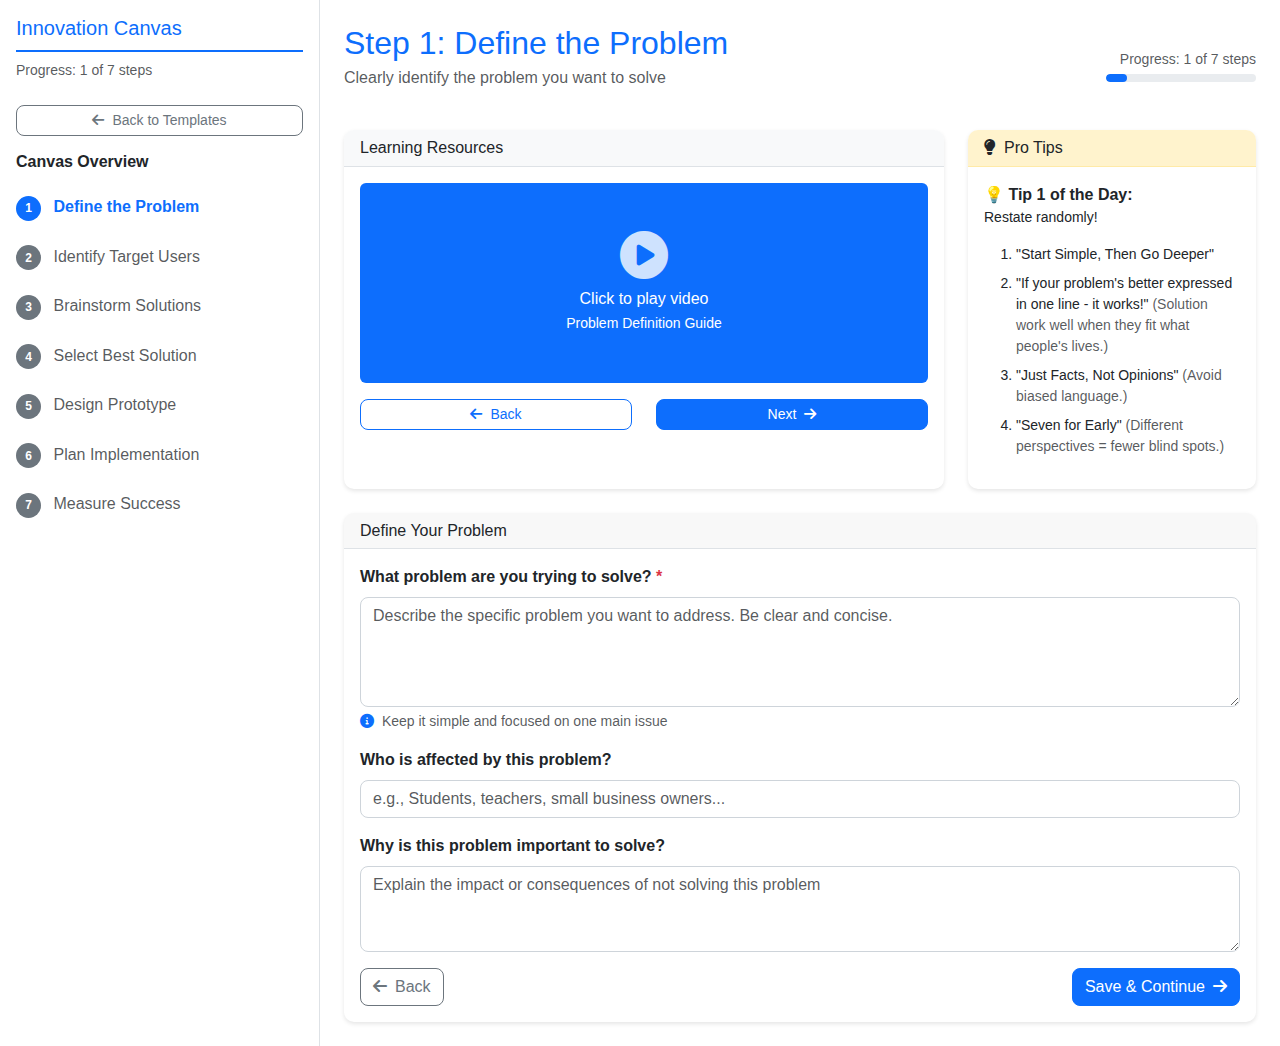
<file: index.html>
<!DOCTYPE html>
<html lang="en">
<head>
    <meta charset="UTF-8">
    <meta name="viewport" content="width=device-width, initial-scale=1.0">
    <title>Innovation Canvas - Step 1: Define the Problem</title>
    <link href="https://cdn.jsdelivr.net/npm/bootstrap@5.3.0/dist/css/bootstrap.min.css" rel="stylesheet">
    <link href="https://cdnjs.cloudflare.com/ajax/libs/font-awesome/6.0.0/css/all.min.css" rel="stylesheet">
    <link href="styles.css" rel="stylesheet">
</head>
<body>
    <div class="container-fluid">
        <div class="row">
            <!-- Sidebar -->
            <div class="col-md-3 sidebar bg-light p-3">
                <div class="mb-4">
                    <h5 class="text-primary">Innovation Canvas</h5>
                    <p class="small text-muted">A Beginner's Guide to Innovation</p>
                </div>
                
                <div class="mb-3">
                    <button class="btn btn-outline-secondary btn-sm w-100">
                        <i class="fas fa-arrow-left me-2"></i>Back to Templates
                    </button>
                </div>

                <div class="canvas-overview">
                    <h6 class="fw-bold mb-3">Canvas Overview</h6>
                    <ul class="list-unstyled">
                        <li class="mb-2">
                            <span class="badge bg-primary me-2">1</span>
                            <span class="fw-bold text-primary">Define the Problem</span>
                        </li>
                        <li class="mb-2">
                            <span class="badge bg-secondary me-2">2</span>
                            <span class="text-muted">Identify Target Users</span>
                        </li>
                        <li class="mb-2">
                            <span class="badge bg-secondary me-2">3</span>
                            <span class="text-muted">Brainstorm Solutions</span>
                        </li>
                        <li class="mb-2">
                            <span class="badge bg-secondary me-2">4</span>
                            <span class="text-muted">Select Best Solution</span>
                        </li>
                        <li class="mb-2">
                            <span class="badge bg-secondary me-2">5</span>
                            <span class="text-muted">Design Prototype</span>
                        </li>
                        <li class="mb-2">
                            <span class="badge bg-secondary me-2">6</span>
                            <span class="text-muted">Plan Implementation</span>
                        </li>
                        <li class="mb-2">
                            <span class="badge bg-secondary me-2">7</span>
                            <span class="text-muted">Measure Success</span>
                        </li>
                    </ul>
                </div>
            </div>

            <!-- Main Content -->
            <div class="col-md-9 main-content p-4">
                <!-- Header -->
                <div class="d-flex justify-content-between align-items-center mb-4">
                    <div>
                        <h2 class="text-primary mb-1">Step 1: Define the Problem</h2>
                        <p class="text-muted">Clearly identify the problem you want to solve</p>
                    </div>
                    <div class="text-end">
                        <small class="text-muted d-block">Progress: 1 of 7 steps</small>
                        <div class="progress mt-1" style="width: 150px; height: 8px;">
                            <div class="progress-bar bg-primary" role="progressbar" style="width: 14.3%"></div>
                        </div>
                    </div>
                </div>

                <!-- Learning Resources Card -->
                <div class="row mb-4">
                    <div class="col-md-8">
                        <div class="card h-100">
                            <div class="card-header bg-light">
                                <h6 class="mb-0">Learning Resources</h6>
                            </div>
                            <div class="card-body text-center">
                                <div class="video-placeholder bg-primary text-white rounded d-flex align-items-center justify-content-center mb-3" style="height: 200px;">
                                    <div>
                                        <i class="fas fa-play-circle fa-3x mb-2"></i>
                                        <p class="mb-0">Click to play video</p>
                                        <small>Problem Definition Guide</small>
                                    </div>
                                </div>
                                <div class="row">
                                    <div class="col-6">
                                        <button class="btn btn-outline-primary btn-sm w-100">
                                            <i class="fas fa-arrow-left me-2"></i>Back
                                        </button>
                                    </div>
                                    <div class="col-6">
                                        <button class="btn btn-primary btn-sm w-100" id="nextBtn">
                                            Next<i class="fas fa-arrow-right ms-2"></i>
                                        </button>
                                    </div>
                                </div>
                            </div>
                        </div>
                    </div>

                    <!-- Pro Tips -->
                    <div class="col-md-4">
                        <div class="card h-100">
                            <div class="card-header bg-warning text-dark">
                                <h6 class="mb-0"><i class="fas fa-lightbulb me-2"></i>Pro Tips</h6>
                            </div>
                            <div class="card-body">
                                <div class="mb-3">
                                    <strong>💡 Tip 1 of the Day:</strong>
                                    <p class="small mb-2">Restate randomly!</p>
                                </div>
                                
                                <ol class="small">
                                    <li class="mb-2">"Start Simple, Then Go Deeper"</li>
                                    <li class="mb-2">"If your problem's better expressed in one line - it works!" 
                                        <span class="text-muted">(Solution work well when they fit what people's lives.)</span>
                                    </li>
                                    <li class="mb-2">"Just Facts, Not Opinions"
                                        <span class="text-muted">(Avoid biased language.)</span>
                                    </li>
                                    <li class="mb-2">"Seven for Early"
                                        <span class="text-muted">(Different perspectives = fewer blind spots.)</span>
                                    </li>
                                </ol>
                            </div>
                        </div>
                    </div>
                </div>

                <!-- Problem Definition Form -->
                <div class="card">
                    <div class="card-header">
                        <h6 class="mb-0">Define Your Problem</h6>
                    </div>
                    <div class="card-body">
                        <form id="problemForm">
                            <div class="mb-3">
                                <label for="problemStatement" class="form-label fw-bold">
                                    What problem are you trying to solve? <span class="text-danger">*</span>
                                </label>
                                <textarea 
                                    class="form-control" 
                                    id="problemStatement" 
                                    rows="4" 
                                    placeholder="Describe the specific problem you want to address. Be clear and concise."
                                    required></textarea>
                                <div class="form-text">
                                    <i class="fas fa-info-circle text-primary me-1"></i>
                                    Keep it simple and focused on one main issue
                                </div>
                            </div>

                            <div class="mb-3">
                                <label for="problemContext" class="form-label fw-bold">
                                    Who is affected by this problem?
                                </label>
                                <input 
                                    type="text" 
                                    class="form-control" 
                                    id="problemContext" 
                                    placeholder="e.g., Students, teachers, small business owners..."
                                >
                            </div>

                            <div class="mb-3">
                                <label for="problemImpact" class="form-label fw-bold">
                                    Why is this problem important to solve?
                                </label>
                                <textarea 
                                    class="form-control" 
                                    id="problemImpact" 
                                    rows="3" 
                                    placeholder="Explain the impact or consequences of not solving this problem"></textarea>
                            </div>

                            <div class="d-flex justify-content-between">
                                <button type="button" class="btn btn-outline-secondary">
                                    <i class="fas fa-arrow-left me-2"></i>Back
                                </button>
                                <button type="submit" class="btn btn-primary">
                                    Save & Continue<i class="fas fa-arrow-right ms-2"></i>
                                </button>
                            </div>
                        </form>
                    </div>
                </div>
            </div>
        </div>
    </div>

    <script src="https://cdn.jsdelivr.net/npm/bootstrap@5.3.0/dist/js/bootstrap.bundle.min.js"></script>
    <script src="script.js"></script>
</body>
</html>
</file>
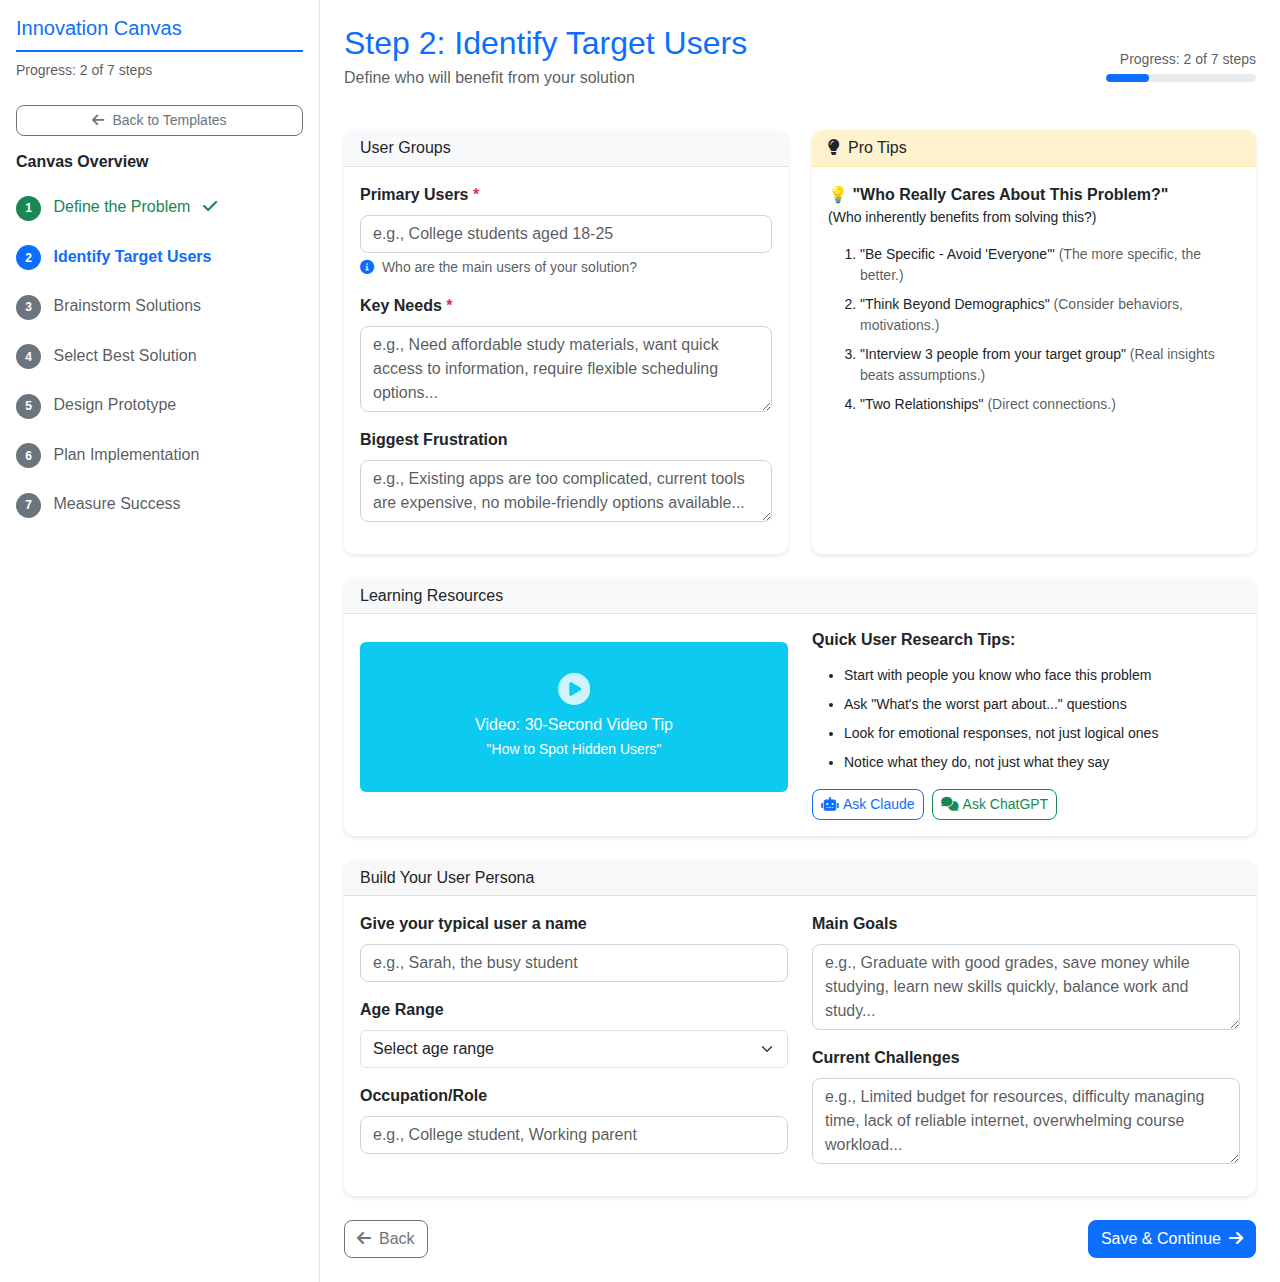
<file: step2.html>
<!DOCTYPE html>
<html lang="en">
<head>
    <meta charset="UTF-8">
    <meta name="viewport" content="width=device-width, initial-scale=1.0">
    <title>Innovation Canvas - Step 2: Identify Target Users</title>
    <link href="https://cdn.jsdelivr.net/npm/bootstrap@5.3.0/dist/css/bootstrap.min.css" rel="stylesheet">
    <link href="https://cdnjs.cloudflare.com/ajax/libs/font-awesome/6.0.0/css/all.min.css" rel="stylesheet">
    <link href="styles.css" rel="stylesheet">
</head>
<body>
    <div class="container-fluid">
        <div class="row">
            <!-- Sidebar -->
            <div class="col-md-3 sidebar bg-light p-3">
                <div class="mb-4">
                    <h5 class="text-primary">Innovation Canvas</h5>
                    <p class="small text-muted">A Beginner's Guide to Innovation</p>
                </div>
                
                <div class="mb-3">
                    <button class="btn btn-outline-secondary btn-sm w-100">
                        <i class="fas fa-arrow-left me-2"></i>Back to Templates
                    </button>
                </div>

                <div class="canvas-overview">
                    <h6 class="fw-bold mb-3">Canvas Overview</h6>
                    <ul class="list-unstyled">
                        <li class="mb-2">
                            <span class="badge bg-success me-2">1</span>
                            <span class="text-success">Define the Problem</span>
                            <i class="fas fa-check text-success ms-2"></i>
                        </li>
                        <li class="mb-2">
                            <span class="badge bg-primary me-2">2</span>
                            <span class="fw-bold text-primary">Identify Target Users</span>
                        </li>
                        <li class="mb-2">
                            <span class="badge bg-secondary me-2">3</span>
                            <span class="text-muted">Brainstorm Solutions</span>
                        </li>
                        <li class="mb-2">
                            <span class="badge bg-secondary me-2">4</span>
                            <span class="text-muted">Select Best Solution</span>
                        </li>
                        <li class="mb-2">
                            <span class="badge bg-secondary me-2">5</span>
                            <span class="text-muted">Design Prototype</span>
                        </li>
                        <li class="mb-2">
                            <span class="badge bg-secondary me-2">6</span>
                            <span class="text-muted">Plan Implementation</span>
                        </li>
                        <li class="mb-2">
                            <span class="badge bg-secondary me-2">7</span>
                            <span class="text-muted">Measure Success</span>
                        </li>
                    </ul>
                </div>
            </div>

            <!-- Main Content -->
            <div class="col-md-9 main-content p-4">
                <!-- Header -->
                <div class="d-flex justify-content-between align-items-center mb-4">
                    <div>
                        <h2 class="text-primary mb-1">Step 2: Identify Target Users</h2>
                        <p class="text-muted">Define who will benefit from your solution</p>
                    </div>
                    <div class="text-end">
                        <small class="text-muted d-block">Progress: 2 of 7 steps</small>
                        <div class="progress mt-1" style="width: 150px; height: 8px;">
                            <div class="progress-bar bg-primary" role="progressbar" style="width: 28.6%"></div>
                        </div>
                    </div>
                </div>

                <!-- User Groups Form -->
                <div class="row mb-4">
                    <div class="col-md-6">
                        <div class="card h-100">
                            <div class="card-header bg-light">
                                <h6 class="mb-0">User Groups</h6>
                            </div>
                            <div class="card-body">
                                <form id="userGroupsForm">
                                    <div class="mb-3">
                                        <label for="primaryUsers" class="form-label fw-bold">
                                            Primary Users <span class="text-danger">*</span>
                                        </label>
                                        <input 
                                            type="text" 
                                            class="form-control" 
                                            id="primaryUsers" 
                                            placeholder="e.g., College students aged 18-25"
                                            required>
                                        <div class="form-text">
                                            <i class="fas fa-info-circle text-primary me-1"></i>
                                            Who are the main users of your solution?
                                        </div>
                                    </div>

                                    <div class="mb-3">
                                        <label for="keyNeeds" class="form-label fw-bold">
                                            Key Needs <span class="text-danger">*</span>
                                        </label>
                                        <textarea 
                                            class="form-control" 
                                            id="keyNeeds" 
                                            rows="3" 
                                            placeholder="e.g., Need affordable study materials, want quick access to information, require flexible scheduling options..."
                                            required></textarea>
                                    </div>

                                    <div class="mb-3">
                                        <label for="biggestFrustration" class="form-label fw-bold">
                                            Biggest Frustration
                                        </label>
                                        <textarea 
                                            class="form-control" 
                                            id="biggestFrustration" 
                                            rows="2" 
                                            placeholder="e.g., Existing apps are too complicated, current tools are expensive, no mobile-friendly options available..."></textarea>
                                    </div>
                                </form>
                            </div>
                        </div>
                    </div>

                    <!-- Pro Tips -->
                    <div class="col-md-6">
                        <div class="card h-100">
                            <div class="card-header bg-warning text-dark">
                                <h6 class="mb-0"><i class="fas fa-lightbulb me-2"></i>Pro Tips</h6>
                            </div>
                            <div class="card-body">
                                <div class="mb-3">
                                    <strong>💡 "Who Really Cares About This Problem?"</strong>
                                    <p class="small mb-2">(Who inherently benefits from solving this?)</p>
                                </div>
                                
                                <ol class="small">
                                    <li class="mb-2">"Be Specific - Avoid 'Everyone'"
                                        <span class="text-muted">(The more specific, the better.)</span>
                                    </li>
                                    <li class="mb-2">"Think Beyond Demographics"
                                        <span class="text-muted">(Consider behaviors, motivations.)</span>
                                    </li>
                                    <li class="mb-2">"Interview 3 people from your target group"
                                        <span class="text-muted">(Real insights beats assumptions.)</span>
                                    </li>
                                    <li class="mb-2">"Two Relationships"
                                        <span class="text-muted">(Direct connections.)</span>
                                    </li>
                                </ol>
                            </div>
                        </div>
                    </div>
                </div>

                <!-- Learning Resources -->
                <div class="row mb-4">
                    <div class="col-12">
                        <div class="card">
                            <div class="card-header bg-light">
                                <h6 class="mb-0">Learning Resources</h6>
                            </div>
                            <div class="card-body">
                                <div class="row align-items-center">
                                    <div class="col-md-6 text-center">
                                        <div class="video-placeholder bg-info text-white rounded d-flex align-items-center justify-content-center mb-3" style="height: 150px;">
                                            <div>
                                                <i class="fas fa-play-circle fa-2x mb-2"></i>
                                                <p class="mb-0">Video: 30-Second Video Tip</p>
                                                <small>"How to Spot Hidden Users"</small>
                                            </div>
                                        </div>
                                    </div>
                                    <div class="col-md-6">
                                        <h6 class="fw-bold mb-3">Quick User Research Tips:</h6>
                                        <ul class="small">
                                            <li class="mb-2">Start with people you know who face this problem</li>
                                            <li class="mb-2">Ask "What's the worst part about..." questions</li>
                                            <li class="mb-2">Look for emotional responses, not just logical ones</li>
                                            <li class="mb-2">Notice what they do, not just what they say</li>
                                        </ul>
                                        <div class="d-grid gap-2 d-md-flex">
                                            <a href="https://claude.ai" target="_blank" class="btn btn-outline-primary btn-sm">
                                                <i class="fas fa-robot me-1"></i>Ask Claude
                                            </a>
                                            <a href="https://chat.openai.com" target="_blank" class="btn btn-outline-success btn-sm">
                                                <i class="fas fa-comments me-1"></i>Ask ChatGPT
                                            </a>
                                        </div>
                                    </div>
                                </div>
                            </div>
                        </div>
                    </div>
                </div>

                <!-- User Persona Builder -->
                <div class="card mb-4">
                    <div class="card-header">
                        <h6 class="mb-0">Build Your User Persona</h6>
                    </div>
                    <div class="card-body">
                        <div class="row">
                            <div class="col-md-6">
                                <div class="mb-3">
                                    <label for="personaName" class="form-label fw-bold">
                                        Give your typical user a name
                                    </label>
                                    <input 
                                        type="text" 
                                        class="form-control" 
                                        id="personaName" 
                                        placeholder="e.g., Sarah, the busy student">
                                </div>

                                <div class="mb-3">
                                    <label for="personaAge" class="form-label fw-bold">
                                        Age Range
                                    </label>
                                    <select class="form-select" id="personaAge">
                                        <option value="">Select age range</option>
                                        <option value="Under 18">Under 18</option>
                                        <option value="18-25">18-25</option>
                                        <option value="26-35">26-35</option>
                                        <option value="36-45">36-45</option>
                                        <option value="46-55">46-55</option>
                                        <option value="Over 55">Over 55</option>
                                    </select>
                                </div>

                                <div class="mb-3">
                                    <label for="personaOccupation" class="form-label fw-bold">
                                        Occupation/Role
                                    </label>
                                    <input 
                                        type="text" 
                                        class="form-control" 
                                        id="personaOccupation" 
                                        placeholder="e.g., College student, Working parent">
                                </div>
                            </div>

                            <div class="col-md-6">
                                <div class="mb-3">
                                    <label for="personaGoals" class="form-label fw-bold">
                                        Main Goals
                                    </label>
                                    <textarea 
                                        class="form-control" 
                                        id="personaGoals" 
                                        rows="3" 
                                        placeholder="e.g., Graduate with good grades, save money while studying, learn new skills quickly, balance work and study..."></textarea>
                                </div>

                                <div class="mb-3">
                                    <label for="personaChallenges" class="form-label fw-bold">
                                        Current Challenges
                                    </label>
                                    <textarea 
                                        class="form-control" 
                                        id="personaChallenges" 
                                        rows="3" 
                                        placeholder="e.g., Limited budget for resources, difficulty managing time, lack of reliable internet, overwhelming course workload..."></textarea>
                                </div>
                            </div>
                        </div>

                        <div class="persona-preview bg-light p-3 rounded mt-3" id="personaPreview" style="display: none;">
                            <h6 class="text-primary">Your User Persona:</h6>
                            <div id="personaDisplay"></div>
                        </div>
                    </div>
                </div>

                <!-- Navigation -->
                <div class="d-flex justify-content-between">
                    <button type="button" class="btn btn-outline-secondary" onclick="goToPreviousStep()">
                        <i class="fas fa-arrow-left me-2"></i>Back
                    </button>
                    <button type="button" class="btn btn-primary" onclick="saveAndContinue()">
                        Save & Continue<i class="fas fa-arrow-right ms-2"></i>
                    </button>
                </div>
            </div>
        </div>
    </div>

    <script src="https://cdn.jsdelivr.net/npm/bootstrap@5.3.0/dist/js/bootstrap.bundle.min.js"></script>
    <script src="step2-script.js"></script>
</body>
</html>
</file>
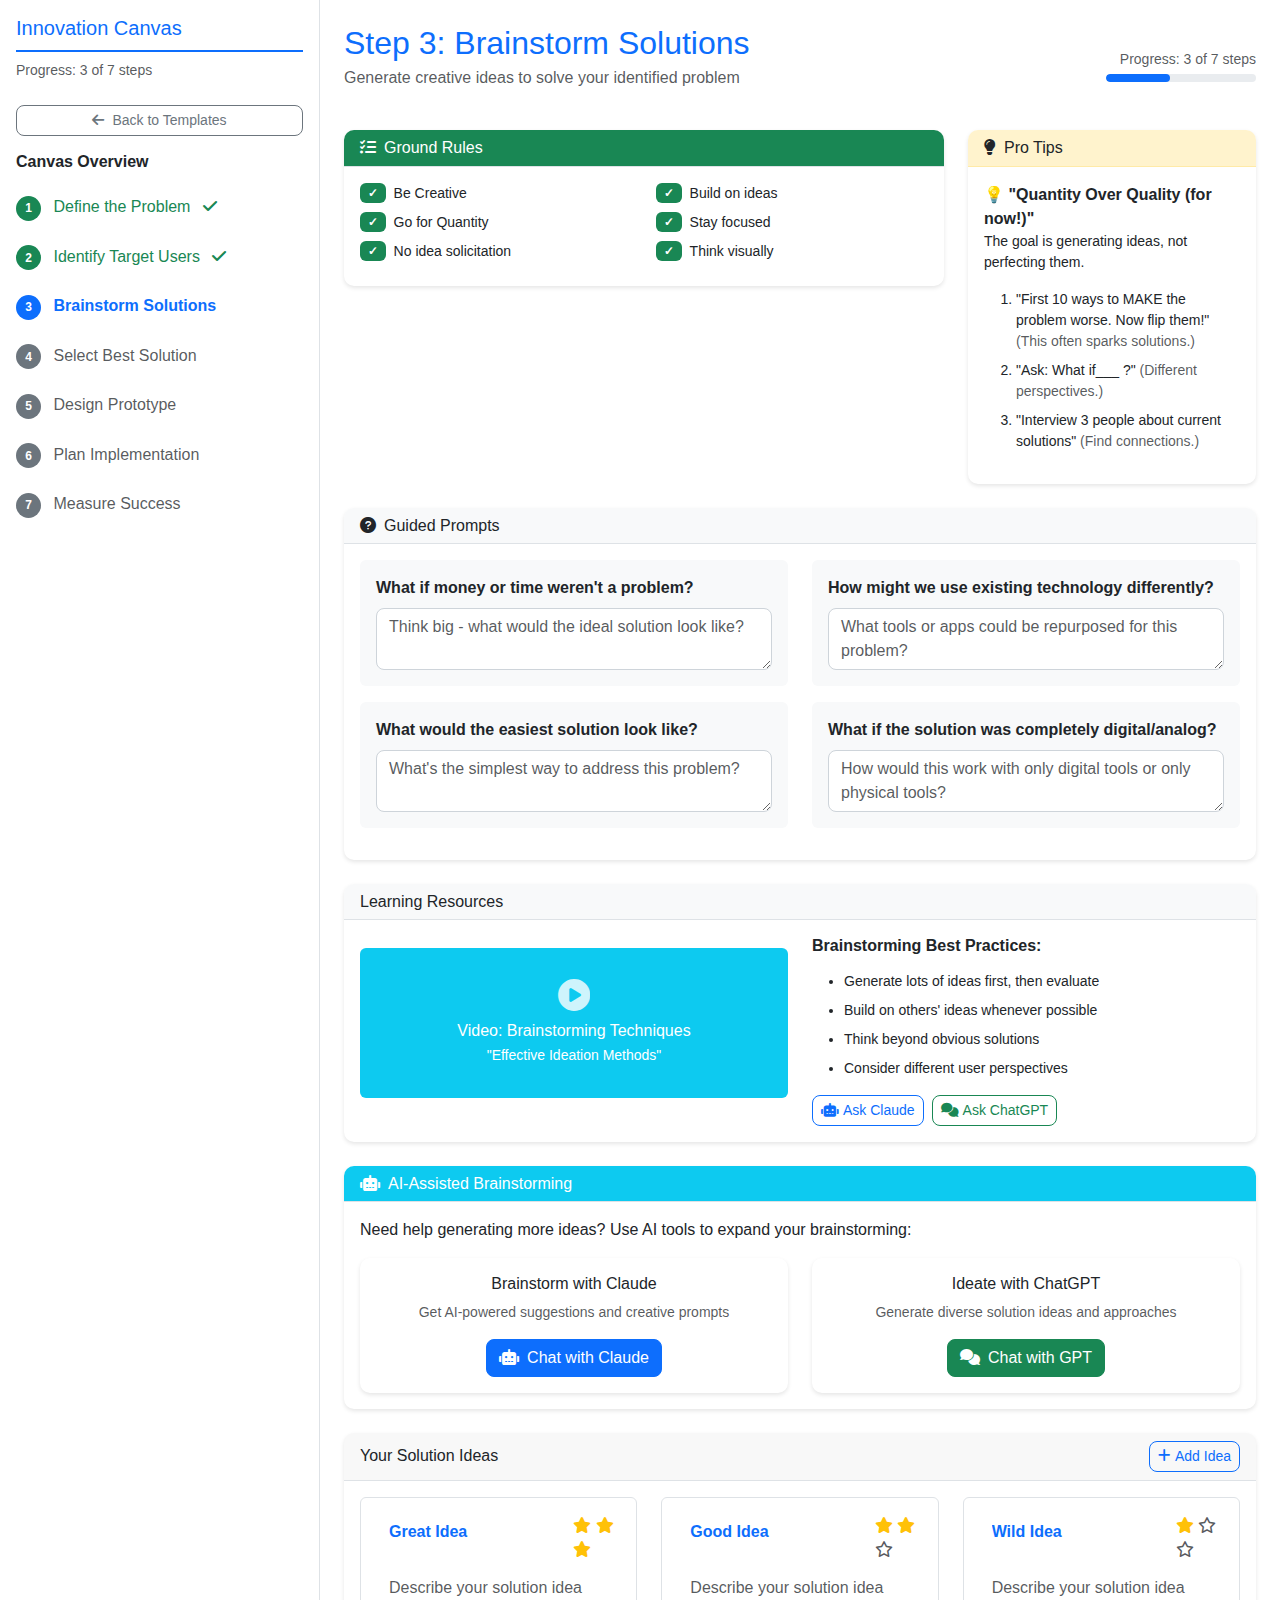
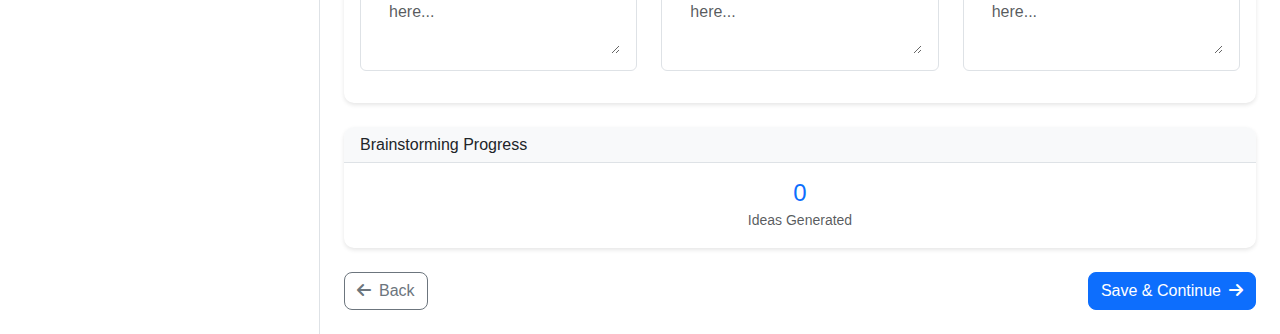
<file: step3.html>
<!DOCTYPE html>
<html lang="en">
<head>
    <meta charset="UTF-8">
    <meta name="viewport" content="width=device-width, initial-scale=1.0">
    <title>Innovation Canvas - Step 3: Brainstorm Solutions</title>
    <link href="https://cdn.jsdelivr.net/npm/bootstrap@5.3.0/dist/css/bootstrap.min.css" rel="stylesheet">
    <link href="https://cdnjs.cloudflare.com/ajax/libs/font-awesome/6.0.0/css/all.min.css" rel="stylesheet">
    <link href="styles.css" rel="stylesheet">
</head>
<body>
    <div class="container-fluid">
        <div class="row">
            <!-- Sidebar -->
            <div class="col-md-3 sidebar bg-light p-3">
                <div class="mb-4">
                    <h5 class="text-primary">Innovation Canvas</h5>
                    <p class="small text-muted">A Beginner's Guide to Innovation</p>
                </div>
                
                <div class="mb-3">
                    <button class="btn btn-outline-secondary btn-sm w-100">
                        <i class="fas fa-arrow-left me-2"></i>Back to Templates
                    </button>
                </div>

                <div class="canvas-overview">
                    <h6 class="fw-bold mb-3">Canvas Overview</h6>
                    <ul class="list-unstyled">
                        <li class="mb-2">
                            <span class="badge bg-success me-2">1</span>
                            <span class="text-success">Define the Problem</span>
                            <i class="fas fa-check text-success ms-2"></i>
                        </li>
                        <li class="mb-2">
                            <span class="badge bg-success me-2">2</span>
                            <span class="text-success">Identify Target Users</span>
                            <i class="fas fa-check text-success ms-2"></i>
                        </li>
                        <li class="mb-2">
                            <span class="badge bg-primary me-2">3</span>
                            <span class="fw-bold text-primary">Brainstorm Solutions</span>
                        </li>
                        <li class="mb-2">
                            <span class="badge bg-secondary me-2">4</span>
                            <span class="text-muted">Select Best Solution</span>
                        </li>
                        <li class="mb-2">
                            <span class="badge bg-secondary me-2">5</span>
                            <span class="text-muted">Design Prototype</span>
                        </li>
                        <li class="mb-2">
                            <span class="badge bg-secondary me-2">6</span>
                            <span class="text-muted">Plan Implementation</span>
                        </li>
                        <li class="mb-2">
                            <span class="badge bg-secondary me-2">7</span>
                            <span class="text-muted">Measure Success</span>
                        </li>
                    </ul>
                </div>
            </div>

            <!-- Main Content -->
            <div class="col-md-9 main-content p-4">
                <!-- Header -->
                <div class="d-flex justify-content-between align-items-center mb-4">
                    <div>
                        <h2 class="text-primary mb-1">Step 3: Brainstorm Solutions</h2>
                        <p class="text-muted">Generate creative ideas to solve your identified problem</p>
                    </div>
                    <div class="text-end">
                        <small class="text-muted d-block">Progress: 3 of 7 steps</small>
                        <div class="progress mt-1" style="width: 150px; height: 8px;">
                            <div class="progress-bar bg-primary" role="progressbar" style="width: 42.9%"></div>
                        </div>
                    </div>
                </div>

                <!-- Ground Rules -->
                <div class="row mb-4">
                    <div class="col-md-8">
                        <div class="card">
                            <div class="card-header bg-success text-white">
                                <h6 class="mb-0"><i class="fas fa-list-check me-2"></i>Ground Rules</h6>
                            </div>
                            <div class="card-body">
                                <div class="row">
                                    <div class="col-md-6">
                                        <div class="d-flex align-items-center mb-2">
                                            <span class="badge bg-success me-2">✓</span>
                                            <span class="small">Be Creative</span>
                                        </div>
                                        <div class="d-flex align-items-center mb-2">
                                            <span class="badge bg-success me-2">✓</span>
                                            <span class="small">Go for Quantity</span>
                                        </div>
                                        <div class="d-flex align-items-center mb-2">
                                            <span class="badge bg-success me-2">✓</span>
                                            <span class="small">No idea solicitation</span>
                                        </div>
                                    </div>
                                    <div class="col-md-6">
                                        <div class="d-flex align-items-center mb-2">
                                            <span class="badge bg-success me-2">✓</span>
                                            <span class="small">Build on ideas</span>
                                        </div>
                                        <div class="d-flex align-items-center mb-2">
                                            <span class="badge bg-success me-2">✓</span>
                                            <span class="small">Stay focused</span>
                                        </div>
                                        <div class="d-flex align-items-center mb-2">
                                            <span class="badge bg-success me-2">✓</span>
                                            <span class="small">Think visually</span>
                                        </div>
                                    </div>
                                </div>
                                
                            </div>
                        </div>
                    </div>

                    <!-- Pro Tips -->
                    <div class="col-md-4">
                        <div class="card h-100">
                            <div class="card-header bg-warning text-dark">
                                <h6 class="mb-0"><i class="fas fa-lightbulb me-2"></i>Pro Tips</h6>
                            </div>
                            <div class="card-body">
                                <div class="mb-3">
                                    <strong>💡 "Quantity Over Quality (for now!)"</strong>
                                    <p class="small mb-2">The goal is generating ideas, not perfecting them.</p>
                                </div>
                                
                                <ol class="small">
                                    <li class="mb-2">"First 10 ways to MAKE the problem worse. Now flip them!"
                                        <span class="text-muted">(This often sparks solutions.)</span>
                                    </li>
                                    <li class="mb-2">"Ask: What if___ ?" 
                                        <span class="text-muted">(Different perspectives.)</span>
                                    </li>
                                    <li class="mb-2">"Interview 3 people about current solutions" 
                                        <span class="text-muted">(Find connections.)</span>
                                    </li>
                                </ol>
                            </div>
                        </div>
                    </div>
                </div>

                <!-- Guided Prompts -->
                <div class="card mb-4">
                    <div class="card-header bg-light">
                        <h6 class="mb-0"><i class="fas fa-question-circle me-2"></i>Guided Prompts</h6>
                    </div>
                    <div class="card-body">
                        <div class="row">
                            <div class="col-md-6">
                                <div class="prompt-question mb-3 p-3 bg-light rounded">
                                    <strong>What if money or time weren't a problem?</strong>
                                    <textarea class="form-control mt-2" rows="2" placeholder="Think big - what would the ideal solution look like?"></textarea>
                                </div>
                                <div class="prompt-question mb-3 p-3 bg-light rounded">
                                    <strong>What would the easiest solution look like?</strong>
                                    <textarea class="form-control mt-2" rows="2" placeholder="What's the simplest way to address this problem?"></textarea>
                                </div>
                            </div>
                            <div class="col-md-6">
                                <div class="prompt-question mb-3 p-3 bg-light rounded">
                                    <strong>How might we use existing technology differently?</strong>
                                    <textarea class="form-control mt-2" rows="2" placeholder="What tools or apps could be repurposed for this problem?"></textarea>
                                </div>
                                <div class="prompt-question mb-3 p-3 bg-light rounded">
                                    <strong>What if the solution was completely digital/analog?</strong>
                                    <textarea class="form-control mt-2" rows="2" placeholder="How would this work with only digital tools or only physical tools?"></textarea>
                                </div>
                            </div>
                        </div>
                    </div>
                </div>

                <!-- Learning Resources -->
                <div class="card mb-4">
                    <div class="card-header bg-light">
                        <h6 class="mb-0">Learning Resources</h6>
                    </div>
                    <div class="card-body">
                        <div class="row align-items-center">
                            <div class="col-md-6 text-center">
                                <div class="video-placeholder bg-info text-white rounded d-flex align-items-center justify-content-center mb-3" style="height: 150px;">
                                    <div>
                                        <i class="fas fa-play-circle fa-2x mb-2"></i>
                                        <p class="mb-0">Video: Brainstorming Techniques</p>
                                        <small>"Effective Ideation Methods"</small>
                                    </div>
                                </div>
                            </div>
                            <div class="col-md-6">
                                <h6 class="fw-bold mb-3">Brainstorming Best Practices:</h6>
                                <ul class="small">
                                    <li class="mb-2">Generate lots of ideas first, then evaluate</li>
                                    <li class="mb-2">Build on others' ideas whenever possible</li>
                                    <li class="mb-2">Think beyond obvious solutions</li>
                                    <li class="mb-2">Consider different user perspectives</li>
                                </ul>
                                <div class="d-grid gap-2 d-md-flex">
                                    <a href="https://claude.ai" target="_blank" class="btn btn-outline-primary btn-sm">
                                        <i class="fas fa-robot me-1"></i>Ask Claude
                                    </a>
                                    <a href="https://chat.openai.com" target="_blank" class="btn btn-outline-success btn-sm">
                                        <i class="fas fa-comments me-1"></i>Ask ChatGPT
                                    </a>
                                </div>
                            </div>
                        </div>
                    </div>
                </div>

                <!-- AI-Assisted Brainstorming -->
                <div class="card mb-4">
                    <div class="card-header bg-info text-white">
                        <h6 class="mb-0"><i class="fas fa-robot me-2"></i>AI-Assisted Brainstorming</h6>
                    </div>
                    <div class="card-body">
                        <p class="mb-3">Need help generating more ideas? Use AI tools to expand your brainstorming:</p>
                        <div class="row">
                            <div class="col-md-6">
                                <div class="card">
                                    <div class="card-body text-center">
                                        <h6>Brainstorm with Claude</h6>
                                        <p class="small text-muted">Get AI-powered suggestions and creative prompts</p>
                                        <a href="https://claude.ai" target="_blank" class="btn btn-primary">
                                            <i class="fas fa-robot me-2"></i>Chat with Claude
                                        </a>
                                    </div>
                                </div>
                            </div>
                            <div class="col-md-6">
                                <div class="card">
                                    <div class="card-body text-center">
                                        <h6>Ideate with ChatGPT</h6>
                                        <p class="small text-muted">Generate diverse solution ideas and approaches</p>
                                        <a href="https://chat.openai.com" target="_blank" class="btn btn-success">
                                            <i class="fas fa-comments me-2"></i>Chat with GPT
                                        </a>
                                    </div>
                                </div>
                            </div>
                        </div>
                    </div>
                </div>

                <!-- Ideas Collection -->
                <div class="card mb-4">
                    <div class="card-header">
                        <div class="d-flex justify-content-between align-items-center">
                            <h6 class="mb-0">Your Solution Ideas</h6>
                            <button class="btn btn-outline-primary btn-sm" onclick="addNewIdea()">
                                <i class="fas fa-plus me-1"></i>Add Idea
                            </button>
                        </div>
                    </div>
                    <div class="card-body">
                        <div id="ideasContainer" class="row">
                            <div class="col-md-4 mb-3">
                                <div class="idea-card p-3 border rounded" data-default="true">
                                    <div class="d-flex justify-content-between align-items-start mb-2">
                                        <input type="text" class="form-control border-0 fw-bold text-primary idea-title" value="Great Idea" placeholder="Idea Title">
                                        <div class="idea-rating ms-2" data-fixed="true">
                                            <i class="fas fa-star text-warning" data-rating="1"></i>
                                            <i class="fas fa-star text-warning" data-rating="2"></i>
                                            <i class="fas fa-star text-warning" data-rating="3"></i>
                                        </div>
                                    </div>
                                    <textarea class="form-control border-0" rows="3" placeholder="Describe your solution idea here..."></textarea>
                                </div>
                            </div>
                            
                            <div class="col-md-4 mb-3">
                                <div class="idea-card p-3 border rounded" data-default="true">
                                    <div class="d-flex justify-content-between align-items-start mb-2">
                                        <input type="text" class="form-control border-0 fw-bold text-primary idea-title" value="Good Idea" placeholder="Idea Title">
                                        <div class="idea-rating ms-2" data-fixed="true">
                                            <i class="fas fa-star text-warning" data-rating="1"></i>
                                            <i class="fas fa-star text-warning" data-rating="2"></i>
                                            <i class="far fa-star text-muted" data-rating="3"></i>
                                        </div>
                                    </div>
                                    <textarea class="form-control border-0" rows="3" placeholder="Describe your solution idea here..."></textarea>
                                </div>
                            </div>

                            <div class="col-md-4 mb-3">
                                <div class="idea-card p-3 border rounded" data-default="true">
                                    <div class="d-flex justify-content-between align-items-start mb-2">
                                        <input type="text" class="form-control border-0 fw-bold text-primary idea-title" value="Wild Idea" placeholder="Idea Title">
                                        <div class="idea-rating ms-2" data-fixed="true">
                                            <i class="fas fa-star text-warning" data-rating="1"></i>
                                            <i class="far fa-star text-muted" data-rating="2"></i>
                                            <i class="far fa-star text-muted" data-rating="3"></i>
                                        </div>
                                    </div>
                                    <textarea class="form-control border-0" rows="3" placeholder="Describe your solution idea here..."></textarea>
                                </div>
                            </div>
                        </div>
                        
                        <div class="text-center mt-3" id="emptyState" style="display: none;">
                            <i class="fas fa-lightbulb fa-3x text-muted mb-3"></i>
                            <p class="text-muted">Start brainstorming! Click "Add Idea" to capture your solutions.</p>
                        </div>
                    </div>
                </div>

                <!-- Brainstorming Achievements -->
                <div class="card mb-4">
                    <div class="card-header bg-light">
                        <h6 class="mb-0">Brainstorming Progress</h6>
                    </div>
                    <div class="card-body">
                        <div class="row text-center">
                            <div class="col-12">
                                <div class="achievement-stat">
                                    <h4 class="text-primary mb-0" id="ideaCount">0</h4>
                                    <small class="text-muted">Ideas Generated</small>
                                </div>
                            </div>
                        </div>
                    </div>
                </div>

                <!-- Navigation -->
                <div class="d-flex justify-content-between">
                    <button type="button" class="btn btn-outline-secondary" onclick="goToPreviousStep()">
                        <i class="fas fa-arrow-left me-2"></i>Back
                    </button>
                    <button type="button" class="btn btn-primary" onclick="saveAndContinue()">
                        Save & Continue<i class="fas fa-arrow-right ms-2"></i>
                    </button>
                </div>
            </div>
        </div>
    </div>

    <script src="https://cdn.jsdelivr.net/npm/bootstrap@5.3.0/dist/js/bootstrap.bundle.min.js"></script>
    <script src="step3-script.js"></script>
</body>
</html>
</file>
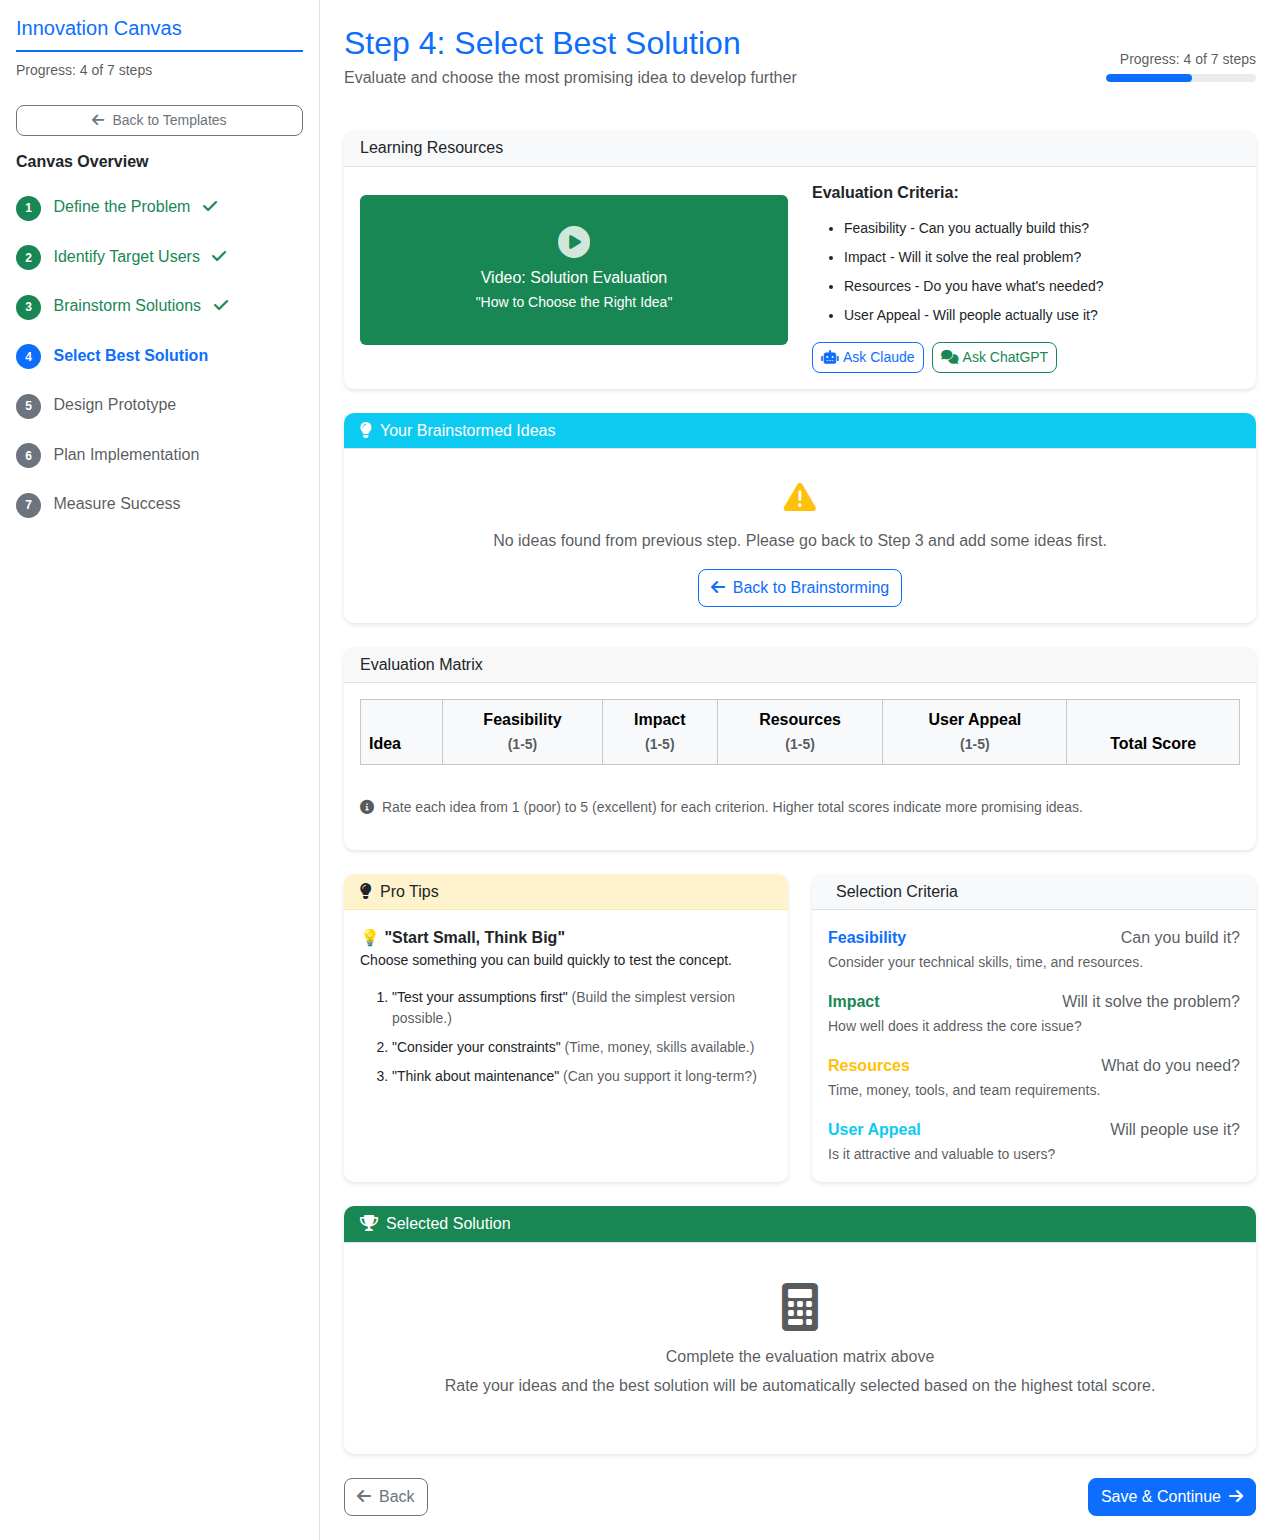
<file: step4.html>
<!DOCTYPE html>
<html lang="en">
<head>
    <meta charset="UTF-8">
    <meta name="viewport" content="width=device-width, initial-scale=1.0">
    <title>Innovation Canvas - Step 4: Select Best Solution</title>
    <link href="https://cdn.jsdelivr.net/npm/bootstrap@5.3.0/dist/css/bootstrap.min.css" rel="stylesheet">
    <link href="https://cdnjs.cloudflare.com/ajax/libs/font-awesome/6.0.0/css/all.min.css" rel="stylesheet">
    <link href="styles.css" rel="stylesheet">
</head>
<body>
    <div class="container-fluid">
        <div class="row">
            <!-- Sidebar -->
            <div class="col-md-3 sidebar bg-light p-3">
                <div class="mb-4">
                    <h5 class="text-primary">Innovation Canvas</h5>
                    <p class="small text-muted">A Beginner's Guide to Innovation</p>
                </div>
                
                <div class="mb-3">
                    <button class="btn btn-outline-secondary btn-sm w-100">
                        <i class="fas fa-arrow-left me-2"></i>Back to Templates
                    </button>
                </div>

                <div class="canvas-overview">
                    <h6 class="fw-bold mb-3">Canvas Overview</h6>
                    <ul class="list-unstyled">
                        <li class="mb-2">
                            <span class="badge bg-success me-2">1</span>
                            <span class="text-success">Define the Problem</span>
                            <i class="fas fa-check text-success ms-2"></i>
                        </li>
                        <li class="mb-2">
                            <span class="badge bg-success me-2">2</span>
                            <span class="text-success">Identify Target Users</span>
                            <i class="fas fa-check text-success ms-2"></i>
                        </li>
                        <li class="mb-2">
                            <span class="badge bg-success me-2">3</span>
                            <span class="text-success">Brainstorm Solutions</span>
                            <i class="fas fa-check text-success ms-2"></i>
                        </li>
                        <li class="mb-2">
                            <span class="badge bg-primary me-2">4</span>
                            <span class="fw-bold text-primary">Select Best Solution</span>
                        </li>
                        <li class="mb-2">
                            <span class="badge bg-secondary me-2">5</span>
                            <span class="text-muted">Design Prototype</span>
                        </li>
                        <li class="mb-2">
                            <span class="badge bg-secondary me-2">6</span>
                            <span class="text-muted">Plan Implementation</span>
                        </li>
                        <li class="mb-2">
                            <span class="badge bg-secondary me-2">7</span>
                            <span class="text-muted">Measure Success</span>
                        </li>
                    </ul>
                </div>
            </div>

            <!-- Main Content -->
            <div class="col-md-9 main-content p-4">
                <!-- Header -->
                <div class="d-flex justify-content-between align-items-center mb-4">
                    <div>
                        <h2 class="text-primary mb-1">Step 4: Select Best Solution</h2>
                        <p class="text-muted">Evaluate and choose the most promising idea to develop further</p>
                    </div>
                    <div class="text-end">
                        <small class="text-muted d-block">Progress: 4 of 7 steps</small>
                        <div class="progress mt-1" style="width: 150px; height: 8px;">
                            <div class="progress-bar bg-primary" role="progressbar" style="width: 57.1%"></div>
                        </div>
                    </div>
                </div>

                <!-- Learning Resources -->
                <div class="card mb-4">
                    <div class="card-header bg-light">
                        <h6 class="mb-0">Learning Resources</h6>
                    </div>
                    <div class="card-body">
                        <div class="row align-items-center">
                            <div class="col-md-6 text-center">
                                <div class="video-placeholder bg-success text-white rounded d-flex align-items-center justify-content-center mb-3" style="height: 150px;">
                                    <div>
                                        <i class="fas fa-play-circle fa-2x mb-2"></i>
                                        <p class="mb-0">Video: Solution Evaluation</p>
                                        <small>"How to Choose the Right Idea"</small>
                                    </div>
                                </div>
                            </div>
                            <div class="col-md-6">
                                <h6 class="fw-bold mb-3">Evaluation Criteria:</h6>
                                <ul class="small">
                                    <li class="mb-2">Feasibility - Can you actually build this?</li>
                                    <li class="mb-2">Impact - Will it solve the real problem?</li>
                                    <li class="mb-2">Resources - Do you have what's needed?</li>
                                    <li class="mb-2">User Appeal - Will people actually use it?</li>
                                </ul>
                                <div class="d-grid gap-2 d-md-flex">
                                    <a href="https://claude.ai" target="_blank" class="btn btn-outline-primary btn-sm">
                                        <i class="fas fa-robot me-1"></i>Ask Claude
                                    </a>
                                    <a href="https://chat.openai.com" target="_blank" class="btn btn-outline-success btn-sm">
                                        <i class="fas fa-comments me-1"></i>Ask ChatGPT
                                    </a>
                                </div>
                            </div>
                        </div>
                    </div>
                </div>

                <!-- Your Ideas from Previous Step -->
                <div class="card mb-4">
                    <div class="card-header bg-info text-white">
                        <h6 class="mb-0"><i class="fas fa-lightbulb me-2"></i>Your Brainstormed Ideas</h6>
                    </div>
                    <div class="card-body">
                        <div id="previousIdeas" class="row">
                            <!-- Ideas will be loaded from Step 3 -->
                        </div>
                        <div class="text-center mt-3" id="noIdeasMessage" style="display: none;">
                            <i class="fas fa-exclamation-triangle fa-2x text-warning mb-3"></i>
                            <p class="text-muted">No ideas found from previous step. Please go back to Step 3 and add some ideas first.</p>
                            <button class="btn btn-outline-primary" onclick="goToPreviousStep()">
                                <i class="fas fa-arrow-left me-2"></i>Back to Brainstorming
                            </button>
                        </div>
                    </div>
                </div>

                <!-- Evaluation Matrix -->
                <div class="card mb-4">
                    <div class="card-header">
                        <h6 class="mb-0">Evaluation Matrix</h6>
                    </div>
                    <div class="card-body">
                        <div class="table-responsive">
                            <table class="table table-bordered" id="evaluationTable">
                                <thead class="table-light">
                                    <tr>
                                        <th>Idea</th>
                                        <th class="text-center">Feasibility<br><small class="text-muted">(1-5)</small></th>
                                        <th class="text-center">Impact<br><small class="text-muted">(1-5)</small></th>
                                        <th class="text-center">Resources<br><small class="text-muted">(1-5)</small></th>
                                        <th class="text-center">User Appeal<br><small class="text-muted">(1-5)</small></th>
                                        <th class="text-center">Total Score</th>
                                    </tr>
                                </thead>
                                <tbody id="evaluationTableBody">
                                    <!-- Evaluation rows will be generated here -->
                                </tbody>
                            </table>
                        </div>
                        <div class="mt-3">
                            <p class="small text-muted">
                                <i class="fas fa-info-circle me-1"></i>
                                Rate each idea from 1 (poor) to 5 (excellent) for each criterion. Higher total scores indicate more promising ideas.
                            </p>
                        </div>
                    </div>
                </div>

                <!-- Pro Tips -->
                <div class="row mb-4">
                    <div class="col-md-6">
                        <div class="card h-100">
                            <div class="card-header bg-warning text-dark">
                                <h6 class="mb-0"><i class="fas fa-lightbulb me-2"></i>Pro Tips</h6>
                            </div>
                            <div class="card-body">
                                <div class="mb-3">
                                    <strong>💡 "Start Small, Think Big"</strong>
                                    <p class="small mb-2">Choose something you can build quickly to test the concept.</p>
                                </div>
                                
                                <ol class="small">
                                    <li class="mb-2">"Test your assumptions first"
                                        <span class="text-muted">(Build the simplest version possible.)</span>
                                    </li>
                                    <li class="mb-2">"Consider your constraints" 
                                        <span class="text-muted">(Time, money, skills available.)</span>
                                    </li>
                                    <li class="mb-2">"Think about maintenance" 
                                        <span class="text-muted">(Can you support it long-term?)</span>
                                    </li>
                                </ol>
                            </div>
                        </div>
                    </div>
                    
                    <div class="col-md-6">
                        <div class="card h-100">
                            <div class="card-header bg-light">
                                <h6 class="mb-0"><i class="fas fa-target me-2"></i>Selection Criteria</h6>
                            </div>
                            <div class="card-body">
                                <div class="criteria-item mb-3">
                                    <div class="d-flex justify-content-between">
                                        <strong class="text-primary">Feasibility</strong>
                                        <span class="text-muted">Can you build it?</span>
                                    </div>
                                    <small class="text-muted">Consider your technical skills, time, and resources.</small>
                                </div>
                                
                                <div class="criteria-item mb-3">
                                    <div class="d-flex justify-content-between">
                                        <strong class="text-success">Impact</strong>
                                        <span class="text-muted">Will it solve the problem?</span>
                                    </div>
                                    <small class="text-muted">How well does it address the core issue?</small>
                                </div>
                                
                                <div class="criteria-item mb-3">
                                    <div class="d-flex justify-content-between">
                                        <strong class="text-warning">Resources</strong>
                                        <span class="text-muted">What do you need?</span>
                                    </div>
                                    <small class="text-muted">Time, money, tools, and team requirements.</small>
                                </div>
                                
                                <div class="criteria-item">
                                    <div class="d-flex justify-content-between">
                                        <strong class="text-info">User Appeal</strong>
                                        <span class="text-muted">Will people use it?</span>
                                    </div>
                                    <small class="text-muted">Is it attractive and valuable to users?</small>
                                </div>
                            </div>
                        </div>
                    </div>
                </div>

                <!-- Selected Solution -->
                <div class="card mb-4">
                    <div class="card-header bg-success text-white">
                        <h6 class="mb-0"><i class="fas fa-trophy me-2"></i>Selected Solution</h6>
                    </div>
                    <div class="card-body">
                        <div id="selectedSolution">
                            <div class="text-center py-4">
                                <i class="fas fa-calculator fa-3x text-muted mb-3"></i>
                                <h6 class="text-muted">Complete the evaluation matrix above</h6>
                                <p class="text-muted">Rate your ideas and the best solution will be automatically selected based on the highest total score.</p>
                            </div>
                        </div>
                        
                        <div id="solutionDetails" style="display: none;">
                            <div class="row">
                                <div class="col-md-8">
                                    <h5 id="selectedIdeaTitle" class="text-success mb-3"></h5>
                                    <p id="selectedIdeaDescription" class="mb-3"></p>
                                    
                                    <div class="mb-3">
                                        <label for="solutionRefinement" class="form-label fw-bold">
                                            Refine Your Solution
                                        </label>
                                        <textarea 
                                            class="form-control" 
                                            id="solutionRefinement" 
                                            rows="4" 
                                            placeholder="Describe how you plan to implement this solution. What are the key features? What will you build first?"></textarea>
                                    </div>
                                    
                                    <div class="mb-3">
                                        <label for="successMetrics" class="form-label fw-bold">
                                            Success Metrics
                                        </label>
                                        <textarea 
                                            class="form-control" 
                                            id="successMetrics" 
                                            rows="3" 
                                            placeholder="How will you know if this solution is working? What will you measure?"></textarea>
                                    </div>
                                </div>
                                
                                <div class="col-md-4">
                                    <div class="card bg-light">
                                        <div class="card-body">
                                            <h6 class="card-title">Evaluation Scores</h6>
                                            <div class="score-breakdown">
                                                <div class="d-flex justify-content-between mb-2">
                                                    <span>Feasibility:</span>
                                                    <span id="selectedFeasibility" class="fw-bold"></span>
                                                </div>
                                                <div class="d-flex justify-content-between mb-2">
                                                    <span>Impact:</span>
                                                    <span id="selectedImpact" class="fw-bold"></span>
                                                </div>
                                                <div class="d-flex justify-content-between mb-2">
                                                    <span>Resources:</span>
                                                    <span id="selectedResources" class="fw-bold"></span>
                                                </div>
                                                <div class="d-flex justify-content-between mb-2">
                                                    <span>User Appeal:</span>
                                                    <span id="selectedUserAppeal" class="fw-bold"></span>
                                                </div>
                                                <hr>
                                                <div class="d-flex justify-content-between">
                                                    <span class="fw-bold">Total Score:</span>
                                                    <span id="selectedTotalScore" class="fw-bold text-success fs-5"></span>
                                                </div>
                                            </div>
                                        </div>
                                    </div>
                                </div>
                            </div>
                        </div>
                    </div>
                </div>

                <!-- Navigation -->
                <div class="d-flex justify-content-between">
                    <button type="button" class="btn btn-outline-secondary" onclick="goToPreviousStep()">
                        <i class="fas fa-arrow-left me-2"></i>Back
                    </button>
                    <button type="button" class="btn btn-primary" onclick="saveAndContinue()">
                        Save & Continue<i class="fas fa-arrow-right ms-2"></i>
                    </button>
                </div>
            </div>
        </div>
    </div>

    <script src="https://cdn.jsdelivr.net/npm/bootstrap@5.3.0/dist/js/bootstrap.bundle.min.js"></script>
    <script src="step4-script.js"></script>
</body>
</html>
</file>
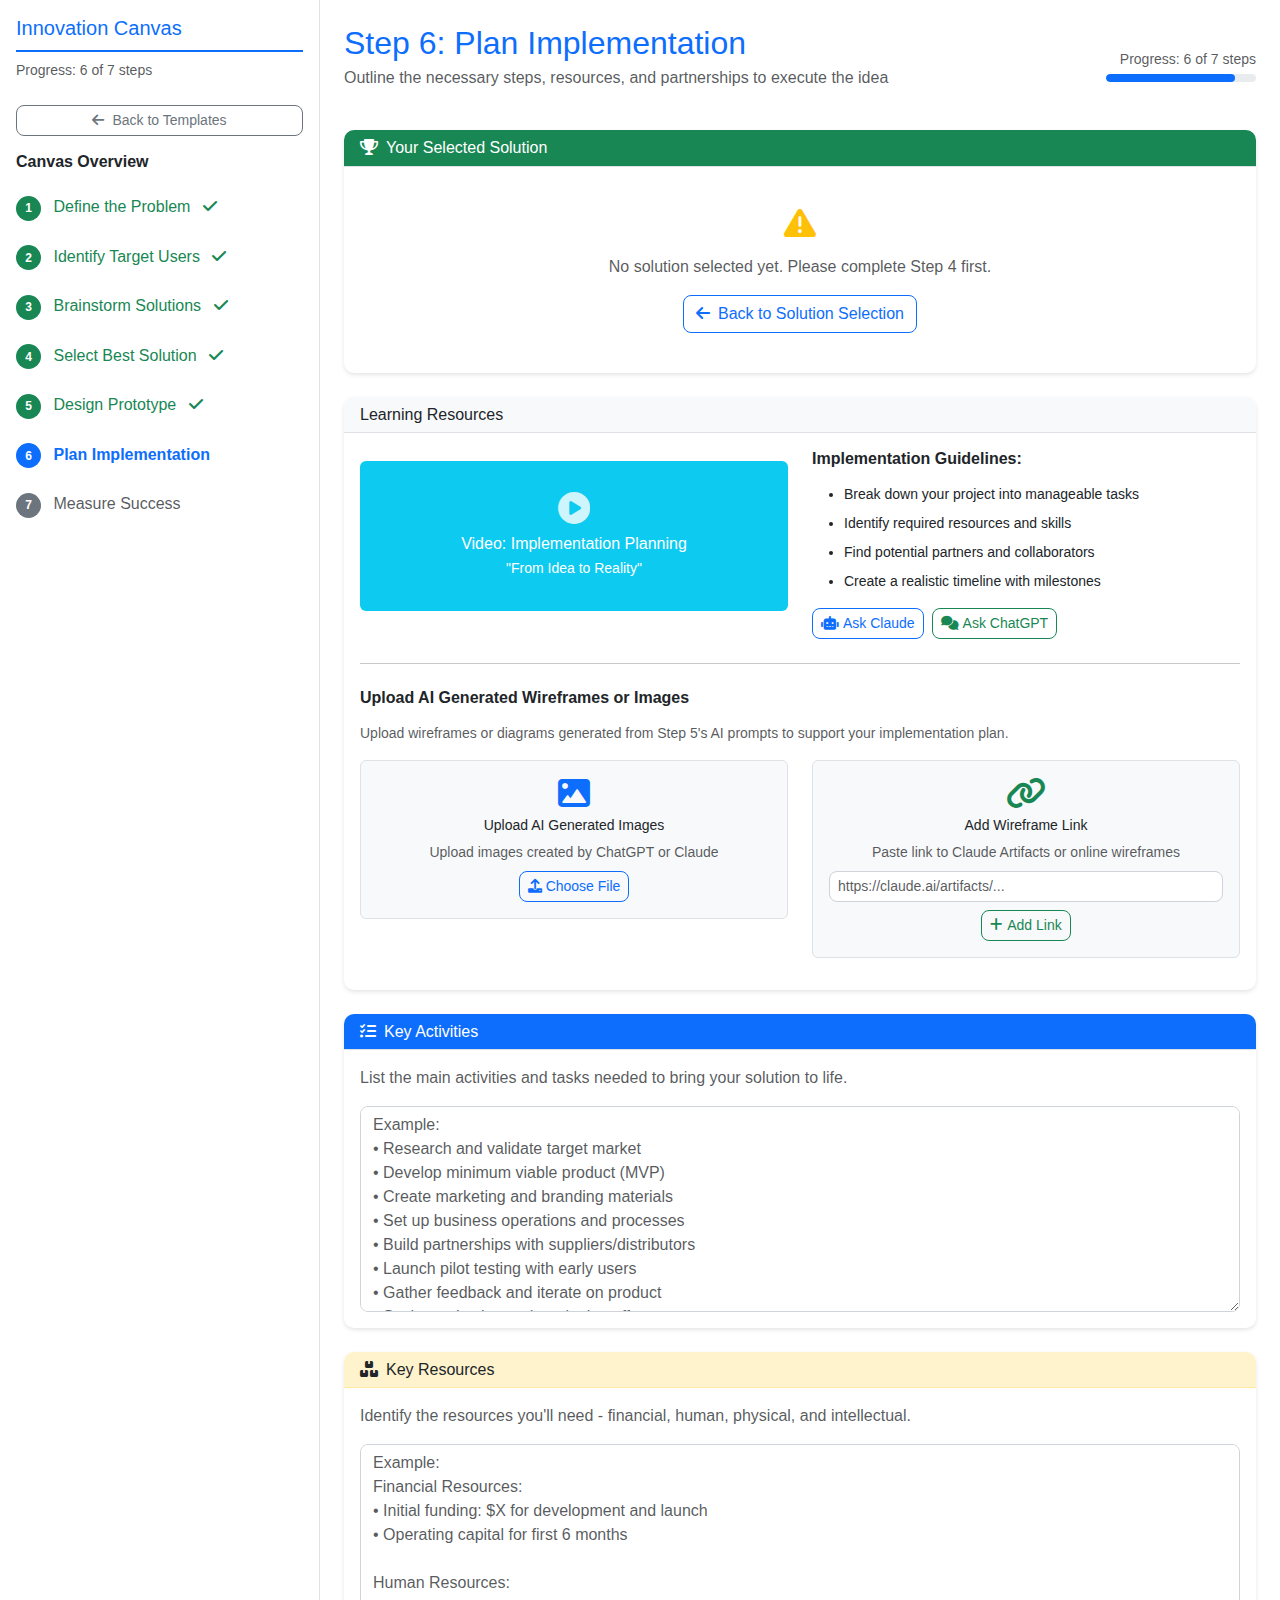
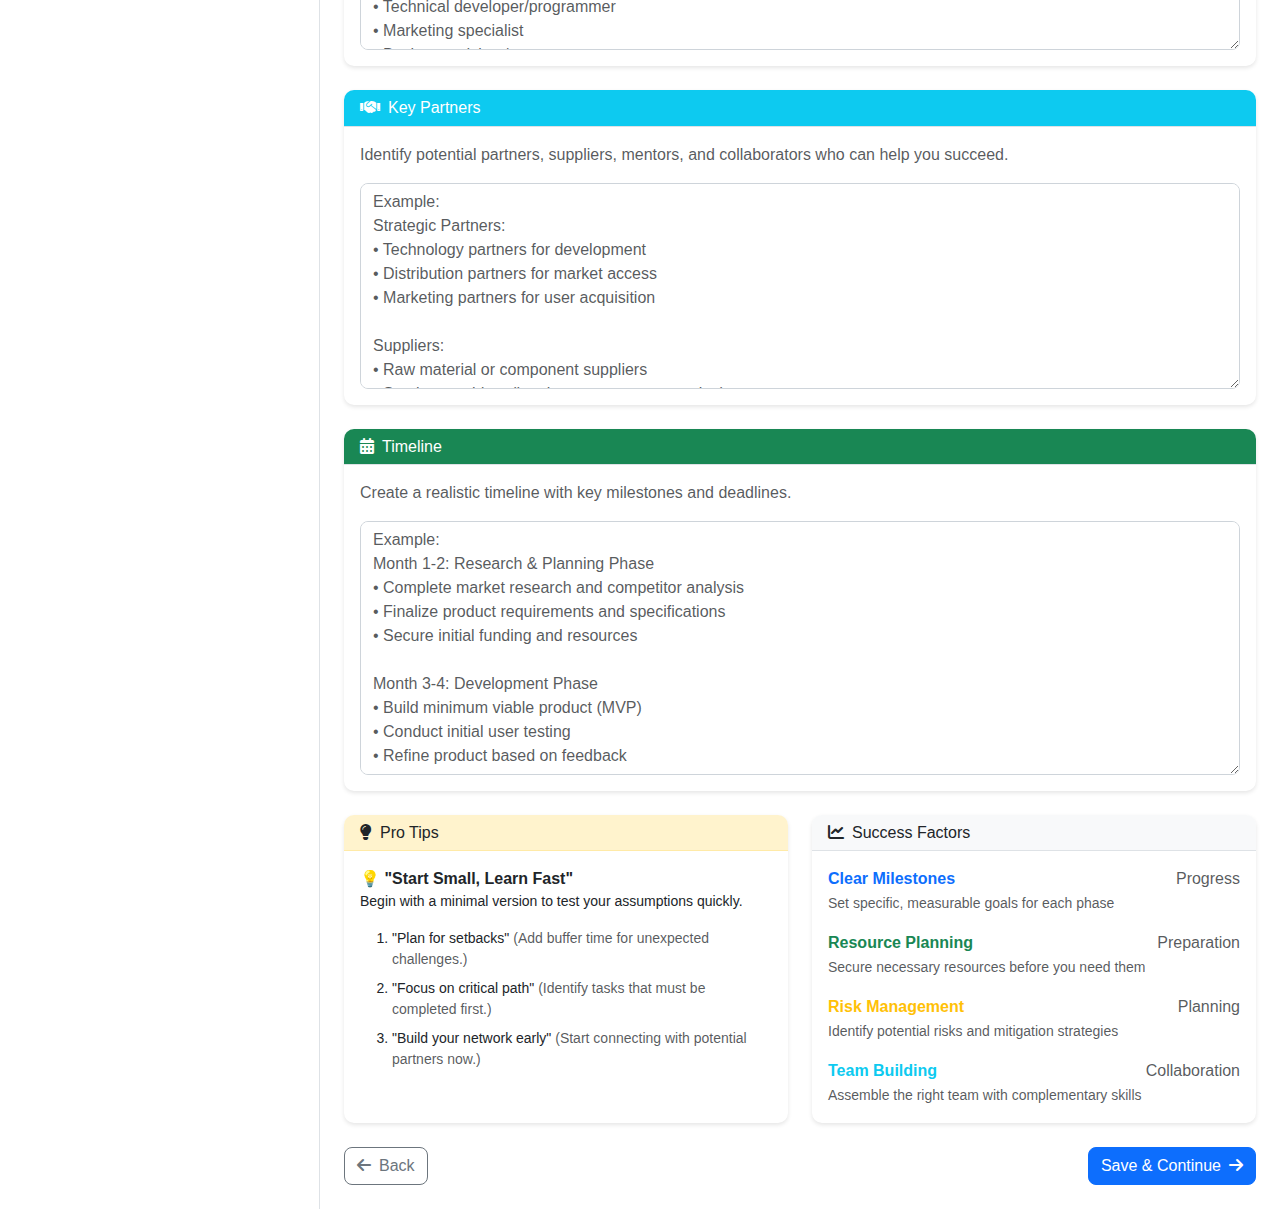
<file: step6.html>
<!DOCTYPE html>
<html lang="en">
<head>
    <meta charset="UTF-8">
    <meta name="viewport" content="width=device-width, initial-scale=1.0">
    <title>Innovation Canvas - Step 6: Plan Implementation</title>
    <link href="https://cdn.jsdelivr.net/npm/bootstrap@5.3.0/dist/css/bootstrap.min.css" rel="stylesheet">
    <link href="https://cdnjs.cloudflare.com/ajax/libs/font-awesome/6.0.0/css/all.min.css" rel="stylesheet">
    <link href="styles.css" rel="stylesheet">
</head>
<body>
    <div class="container-fluid">
        <div class="row">
            <!-- Sidebar -->
            <div class="col-md-3 sidebar bg-light p-3">
                <div class="mb-4">
                    <h5 class="text-primary">Innovation Canvas</h5>
                    <p class="small text-muted">A Beginner's Guide to Innovation</p>
                </div>
                
                <div class="mb-3">
                    <button class="btn btn-outline-secondary btn-sm w-100">
                        <i class="fas fa-arrow-left me-2"></i>Back to Templates
                    </button>
                </div>

                <div class="canvas-overview">
                    <h6 class="fw-bold mb-3">Canvas Overview</h6>
                    <ul class="list-unstyled">
                        <li class="mb-2">
                            <span class="badge bg-success me-2">1</span>
                            <span class="text-success">Define the Problem</span>
                            <i class="fas fa-check text-success ms-2"></i>
                        </li>
                        <li class="mb-2">
                            <span class="badge bg-success me-2">2</span>
                            <span class="text-success">Identify Target Users</span>
                            <i class="fas fa-check text-success ms-2"></i>
                        </li>
                        <li class="mb-2">
                            <span class="badge bg-success me-2">3</span>
                            <span class="text-success">Brainstorm Solutions</span>
                            <i class="fas fa-check text-success ms-2"></i>
                        </li>
                        <li class="mb-2">
                            <span class="badge bg-success me-2">4</span>
                            <span class="text-success">Select Best Solution</span>
                            <i class="fas fa-check text-success ms-2"></i>
                        </li>
                        <li class="mb-2">
                            <span class="badge bg-success me-2">5</span>
                            <span class="text-success">Design Prototype</span>
                            <i class="fas fa-check text-success ms-2"></i>
                        </li>
                        <li class="mb-2">
                            <span class="badge bg-primary me-2">6</span>
                            <span class="fw-bold text-primary">Plan Implementation</span>
                        </li>
                        <li class="mb-2">
                            <span class="badge bg-secondary me-2">7</span>
                            <span class="text-muted">Measure Success</span>
                        </li>
                    </ul>
                </div>
            </div>

            <!-- Main Content -->
            <div class="col-md-9 main-content p-4">
                <!-- Header -->
                <div class="d-flex justify-content-between align-items-center mb-4">
                    <div>
                        <h2 class="text-primary mb-1">Step 6: Plan Implementation</h2>
                        <p class="text-muted">Outline the necessary steps, resources, and partnerships to execute the idea</p>
                    </div>
                    <div class="text-end">
                        <small class="text-muted d-block">Progress: 6 of 7 steps</small>
                        <div class="progress mt-1" style="width: 150px; height: 8px;">
                            <div class="progress-bar bg-primary" role="progressbar" style="width: 85.7%"></div>
                        </div>
                    </div>
                </div>

                <!-- Selected Solution Summary -->
                <div class="card mb-4">
                    <div class="card-header bg-success text-white">
                        <h6 class="mb-0"><i class="fas fa-trophy me-2"></i>Your Selected Solution</h6>
                    </div>
                    <div class="card-body">
                        <div id="selectedSolutionSummary">
                            <div class="text-center py-4">
                                <i class="fas fa-exclamation-triangle fa-2x text-warning mb-3"></i>
                                <p class="text-muted">No solution selected yet. Please complete Step 4 first.</p>
                                <button class="btn btn-outline-primary" onclick="goToPreviousStep()">
                                    <i class="fas fa-arrow-left me-2"></i>Back to Solution Selection
                                </button>
                            </div>
                        </div>
                    </div>
                </div>

                <!-- Learning Resources -->
                <div class="card mb-4">
                    <div class="card-header bg-light">
                        <h6 class="mb-0">Learning Resources</h6>
                    </div>
                    <div class="card-body">
                        <div class="row align-items-center">
                            <div class="col-md-6 text-center">
                                <div class="video-placeholder bg-info text-white rounded d-flex align-items-center justify-content-center mb-3" style="height: 150px;">
                                    <div>
                                        <i class="fas fa-play-circle fa-2x mb-2"></i>
                                        <p class="mb-0">Video: Implementation Planning</p>
                                        <small>"From Idea to Reality"</small>
                                    </div>
                                </div>
                            </div>
                            <div class="col-md-6">
                                <h6 class="fw-bold mb-3">Implementation Guidelines:</h6>
                                <ul class="small">
                                    <li class="mb-2">Break down your project into manageable tasks</li>
                                    <li class="mb-2">Identify required resources and skills</li>
                                    <li class="mb-2">Find potential partners and collaborators</li>
                                    <li class="mb-2">Create a realistic timeline with milestones</li>
                                </ul>
                                <div class="d-grid gap-2 d-md-flex">
                                    <a href="https://claude.ai" target="_blank" class="btn btn-outline-primary btn-sm">
                                        <i class="fas fa-robot me-1"></i>Ask Claude
                                    </a>
                                    <a href="https://chat.openai.com" target="_blank" class="btn btn-outline-success btn-sm">
                                        <i class="fas fa-comments me-1"></i>Ask ChatGPT
                                    </a>
                                </div>
                            </div>
                        </div>
                        
                        <hr class="my-4">
                        
                        <!-- Wireframe Upload Section -->
                        <div class="row">
                            <div class="col-12">
                                <h6 class="fw-bold mb-3">Upload AI Generated Wireframes or Images</h6>
                                <p class="text-muted small mb-3">Upload wireframes or diagrams generated from Step 5's AI prompts to support your implementation plan.</p>
                                
                                <div class="row">
                                    <div class="col-md-6 mb-3">
                                        <div class="upload-option text-center p-3 border rounded bg-light">
                                            <i class="fas fa-image fa-2x text-primary mb-2"></i>
                                            <h6 class="small">Upload AI Generated Images</h6>
                                            <p class="text-muted small mb-2">Upload images created by ChatGPT or Claude</p>
                                            <input type="file" id="aiImageUpload" accept="image/*" style="display: none;" onchange="handleWireframeUpload(this, 'ai-image')">
                                            <button class="btn btn-outline-primary btn-sm" onclick="document.getElementById('aiImageUpload').click()">
                                                <i class="fas fa-upload me-1"></i>Choose File
                                            </button>
                                        </div>
                                    </div>
                                    <div class="col-md-6 mb-3">
                                        <div class="upload-option text-center p-3 border rounded bg-light">
                                            <i class="fas fa-link fa-2x text-success mb-2"></i>
                                            <h6 class="small">Add Wireframe Link</h6>
                                            <p class="text-muted small mb-2">Paste link to Claude Artifacts or online wireframes</p>
                                            <input type="url" id="wireframeLink" class="form-control form-control-sm mb-2" placeholder="https://claude.ai/artifacts/...">
                                            <button class="btn btn-outline-success btn-sm" onclick="addWireframeLink()">
                                                <i class="fas fa-plus me-1"></i>Add Link
                                            </button>
                                        </div>
                                    </div>
                                </div>
                                
                                <!-- Uploaded Files Display -->
                                <div id="uploadedFilesDisplay" class="mt-3" style="display: none;">
                                    <h6 class="small fw-bold mb-2">Uploaded Resources:</h6>
                                    <div id="uploadedFilesList" class="row">
                                        <!-- Uploaded files will appear here -->
                                    </div>
                                </div>
                            </div>
                        </div>
                    </div>
                </div>

                <!-- Key Activities -->
                <div class="card mb-4">
                    <div class="card-header bg-primary text-white">
                        <h6 class="mb-0"><i class="fas fa-tasks me-2"></i>Key Activities</h6>
                    </div>
                    <div class="card-body">
                        <p class="text-muted mb-3">List the main activities and tasks needed to bring your solution to life.</p>
                        <textarea class="form-control" id="keyActivities" rows="8" placeholder="Example:
• Research and validate target market
• Develop minimum viable product (MVP)
• Create marketing and branding materials
• Set up business operations and processes
• Build partnerships with suppliers/distributors
• Launch pilot testing with early users
• Gather feedback and iterate on product
• Scale production and marketing efforts"></textarea>
                    </div>
                </div>

                <!-- Key Resources -->
                <div class="card mb-4">
                    <div class="card-header bg-warning text-dark">
                        <h6 class="mb-0"><i class="fas fa-boxes me-2"></i>Key Resources</h6>
                    </div>
                    <div class="card-body">
                        <p class="text-muted mb-3">Identify the resources you'll need - financial, human, physical, and intellectual.</p>
                        <textarea class="form-control" id="keyResources" rows="8" placeholder="Example:
Financial Resources:
• Initial funding: $X for development and launch
• Operating capital for first 6 months

Human Resources:
• Technical developer/programmer
• Marketing specialist
• Business advisor/mentor

Physical Resources:
• Office space or co-working membership
• Computer equipment and software licenses
• Prototype materials and tools

Intellectual Resources:
• Market research and user data
• Technical knowledge and expertise
• Brand and design assets"></textarea>
                    </div>
                </div>

                <!-- Key Partners -->
                <div class="card mb-4">
                    <div class="card-header bg-info text-white">
                        <h6 class="mb-0"><i class="fas fa-handshake me-2"></i>Key Partners</h6>
                    </div>
                    <div class="card-body">
                        <p class="text-muted mb-3">Identify potential partners, suppliers, mentors, and collaborators who can help you succeed.</p>
                        <textarea class="form-control" id="keyPartners" rows="8" placeholder="Example:
Strategic Partners:
• Technology partners for development
• Distribution partners for market access
• Marketing partners for user acquisition

Suppliers:
• Raw material or component suppliers
• Service providers (hosting, payment processing)
• Manufacturing or production partners

Advisors & Mentors:
• Industry experts and experienced entrepreneurs
• Academic advisors and research institutions
• Professional service providers (legal, accounting)

Potential Investors:
• Angel investors or venture capital firms
• Government grants and funding programs
• Crowdfunding platforms and communities"></textarea>
                    </div>
                </div>

                <!-- Timeline -->
                <div class="card mb-4">
                    <div class="card-header bg-success text-white">
                        <h6 class="mb-0"><i class="fas fa-calendar-alt me-2"></i>Timeline</h6>
                    </div>
                    <div class="card-body">
                        <p class="text-muted mb-3">Create a realistic timeline with key milestones and deadlines.</p>
                        <textarea class="form-control" id="timeline" rows="10" placeholder="Example:
Month 1-2: Research & Planning Phase
• Complete market research and competitor analysis
• Finalize product requirements and specifications
• Secure initial funding and resources

Month 3-4: Development Phase
• Build minimum viable product (MVP)
• Conduct initial user testing
• Refine product based on feedback

Month 5-6: Pre-Launch Phase
• Complete product development
• Create marketing materials and website
• Build partnerships and distribution channels

Month 7-8: Launch Phase
• Soft launch with limited user base
• Gather feedback and make improvements
• Begin broader marketing and promotion

Month 9-12: Growth Phase
• Scale operations and user acquisition
• Monitor metrics and optimize performance
• Plan for next phase of development"></textarea>
                    </div>
                </div>

                <!-- Pro Tips -->
                <div class="row mb-4">
                    <div class="col-md-6">
                        <div class="card h-100">
                            <div class="card-header bg-warning text-dark">
                                <h6 class="mb-0"><i class="fas fa-lightbulb me-2"></i>Pro Tips</h6>
                            </div>
                            <div class="card-body">
                                <div class="mb-3">
                                    <strong>💡 "Start Small, Learn Fast"</strong>
                                    <p class="small mb-2">Begin with a minimal version to test your assumptions quickly.</p>
                                </div>
                                
                                <ol class="small">
                                    <li class="mb-2">"Plan for setbacks"
                                        <span class="text-muted">(Add buffer time for unexpected challenges.)</span>
                                    </li>
                                    <li class="mb-2">"Focus on critical path" 
                                        <span class="text-muted">(Identify tasks that must be completed first.)</span>
                                    </li>
                                    <li class="mb-2">"Build your network early" 
                                        <span class="text-muted">(Start connecting with potential partners now.)</span>
                                    </li>
                                </ol>
                            </div>
                        </div>
                    </div>
                    
                    <div class="col-md-6">
                        <div class="card h-100">
                            <div class="card-header bg-light">
                                <h6 class="mb-0"><i class="fas fa-chart-line me-2"></i>Success Factors</h6>
                            </div>
                            <div class="card-body">
                                <div class="factor-item mb-3">
                                    <div class="d-flex justify-content-between">
                                        <strong class="text-primary">Clear Milestones</strong>
                                        <span class="text-muted">Progress</span>
                                    </div>
                                    <small class="text-muted">Set specific, measurable goals for each phase</small>
                                </div>
                                
                                <div class="factor-item mb-3">
                                    <div class="d-flex justify-content-between">
                                        <strong class="text-success">Resource Planning</strong>
                                        <span class="text-muted">Preparation</span>
                                    </div>
                                    <small class="text-muted">Secure necessary resources before you need them</small>
                                </div>
                                
                                <div class="factor-item mb-3">
                                    <div class="d-flex justify-content-between">
                                        <strong class="text-warning">Risk Management</strong>
                                        <span class="text-muted">Planning</span>
                                    </div>
                                    <small class="text-muted">Identify potential risks and mitigation strategies</small>
                                </div>
                                
                                <div class="factor-item">
                                    <div class="d-flex justify-content-between">
                                        <strong class="text-info">Team Building</strong>
                                        <span class="text-muted">Collaboration</span>
                                    </div>
                                    <small class="text-muted">Assemble the right team with complementary skills</small>
                                </div>
                            </div>
                        </div>
                    </div>
                </div>

                <!-- Navigation -->
                <div class="d-flex justify-content-between">
                    <button type="button" class="btn btn-outline-secondary" onclick="goToPreviousStep()">
                        <i class="fas fa-arrow-left me-2"></i>Back
                    </button>
                    <button type="button" class="btn btn-primary" onclick="saveAndContinue()">
                        Save & Continue<i class="fas fa-arrow-right ms-2"></i>
                    </button>
                </div>
            </div>
        </div>
    </div>

    <script src="https://cdn.jsdelivr.net/npm/bootstrap@5.3.0/dist/js/bootstrap.bundle.min.js"></script>
    <script src="step6-script.js"></script>
</body>
</html>
</file>
<file: styles.css>
/* Innovation Canvas Custom Styles */

body {
    font-family: 'Segoe UI', Tahoma, Geneva, Verdana, sans-serif;
    background-color: #f8f9fa;
}

.sidebar {
    min-height: 100vh;
    border-right: 1px solid #dee2e6;
    background-color: #ffffff !important;
}

.sidebar h5 {
    border-bottom: 2px solid #0d6efd;
    padding-bottom: 10px;
}

.canvas-overview ul li {
    padding: 8px 0;
    border-radius: 6px;
    transition: background-color 0.2s;
}

.canvas-overview ul li:hover {
    background-color: #f8f9fa;
    padding-left: 10px;
}

.canvas-overview .badge {
    width: 25px;
    height: 25px;
    display: inline-flex;
    align-items: center;
    justify-content: center;
    border-radius: 50%;
}

.main-content {
    background-color: #ffffff;
    min-height: 100vh;
}

.video-placeholder {
    cursor: pointer;
    transition: transform 0.2s;
}

.video-placeholder:hover {
    transform: scale(1.02);
}

.card {
    border: none;
    box-shadow: 0 2px 4px rgba(0,0,0,0.1);
    border-radius: 10px;
}

.card-header {
    border-bottom: 1px solid #dee2e6;
    border-radius: 10px 10px 0 0 !important;
    font-weight: 600;
}

.form-control {
    border-radius: 8px;
    border: 1px solid #ced4da;
    transition: border-color 0.15s ease-in-out, box-shadow 0.15s ease-in-out;
}

.form-control:focus {
    border-color: #0d6efd;
    box-shadow: 0 0 0 0.2rem rgba(13, 110, 253, 0.25);
}

.btn {
    border-radius: 8px;
    font-weight: 500;
    transition: all 0.2s;
}

.btn:hover {
    transform: translateY(-1px);
}

.progress {
    border-radius: 10px;
    background-color: #e9ecef;
}

.progress-bar {
    border-radius: 10px;
}

/* Responsive adjustments */
@media (max-width: 768px) {
    .sidebar {
        min-height: auto;
        border-right: none;
        border-bottom: 1px solid #dee2e6;
    }
    
    .main-content {
        padding: 15px !important;
    }
    
    .video-placeholder {
        height: 150px !important;
    }
}

/* Animation for form validation */
.was-validated .form-control:invalid {
    border-color: #dc3545;
    animation: shake 0.5s;
}

@keyframes shake {
    0%, 100% { transform: translateX(0); }
    25% { transform: translateX(-5px); }
    75% { transform: translateX(5px); }
}

/* Success states */
.form-control.is-valid {
    border-color: #198754;
}

.text-success {
    color: #198754 !important;
}

/* Custom tooltip styles */
.tooltip {
    font-size: 0.875rem;
}

/* Loading states */
.btn.loading {
    position: relative;
    color: transparent;
}

.btn.loading::after {
    content: "";
    position: absolute;
    width: 16px;
    height: 16px;
    top: 50%;
    left: 50%;
    margin-left: -8px;
    margin-top: -8px;
    border: 2px solid #ffffff;
    border-radius: 50%;
    border-top-color: transparent;
    animation: spin 1s linear infinite;
}

@keyframes spin {
    to {
        transform: rotate(360deg);
    }
}

/* Pro tips styling */
.card-header.bg-warning {
    background-color: #fff3cd !important;
    border-color: #ffeaa7;
}

/* Video placeholder styling */
.video-placeholder i {
    opacity: 0.8;
}

.video-placeholder:hover i {
    opacity: 1;
    transform: scale(1.1);
    transition: all 0.2s;
}
</file>
